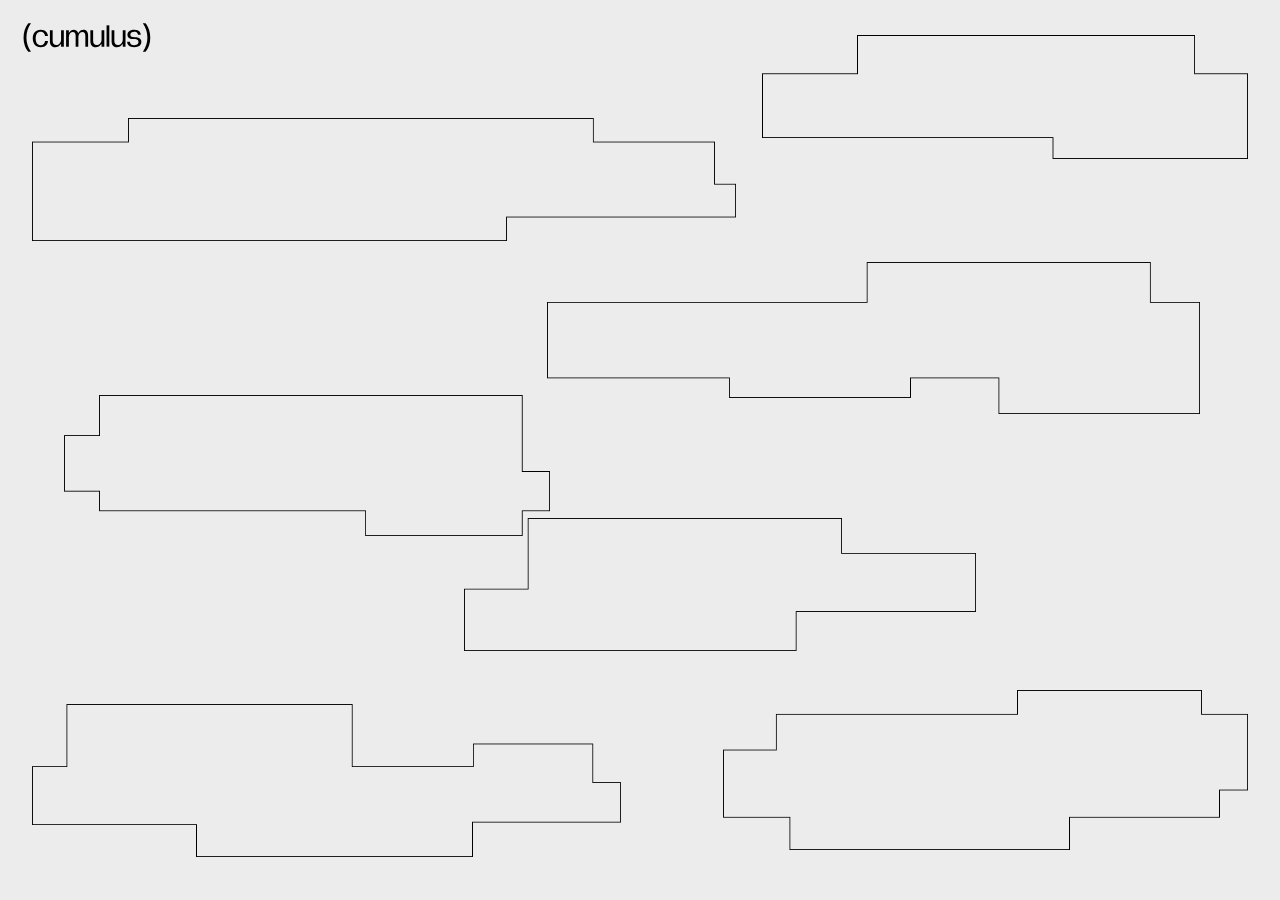
<file: index.html>
<!DOCTYPE html>
<html lang="en" dir="ltr">
  <head>
    <meta charset="utf-8">
    <title>Cumulus</title>
    <script src="https://ajax.googleapis.com/ajax/libs/jquery/3.5.1/jquery.min.js"></script>
    <link rel="stylesheet" href="./css/main.css">
    <link rel="stylesheet" href="./css/layout.css">
    <style media="screen">
      #r1-test {
        transition: transform 0.23s;
        position: absolute;
        pointer-events: none;
      }

    </style>
  </head>
  <body>
    <section class="main content">
      <a href="https://tuaift.github.io/m4_cumulus/"><img class="logo" src="./img/logo.svg" alt=""></a>

      <div class="cloud-container">
        <div class="cl-link r1">
          <a href="https://tuaift.github.io/m4_cumulus/desc.html"><img class="cl-i" id="r1" src="./img/main_cl/r1.png" alt=""></a>
        </div>
        <!-- <div id="r1-test" style="display: none;">
          <img class="cursor-test r1-test" src="./img/cursor/cursor-opr.png" alt="">
        </div> -->
        <div class="cl-link r2">
          <img class="cl-i" id="r2" src="./img/main_cl/r2.png" alt="">
        </div>
        <div class="cl-link r3">
          <a href="https://tuaift.github.io/m3_eye/"><img class="cl-i" id="r3" src="./img/main_cl/r3.png" alt=""></a>
        </div>
        <div class="cl-link r4">
          <img class="cl-i" id="r4" src="./img/main_cl/r4.png" alt="">
        </div>
        <div class="cl-link l1">
          <a href="https://tuaift.github.io/m4_cumulus/research.html"><img class="cl-i" id="l1" src="./img/main_cl/l1.png" alt=""></a>
        </div>
        <div class="cl-link l2">
          <a href="https://tuaift.github.io/m3_eye/"><img class="cl-i" id="l2" src="./img/main_cl/l2.png" alt=""></a>
        </div>
        <div class="cl-link l3">
          <img class="cl-i" id="l3" src="./img/main_cl/l3.png" alt="">
        </div>
      </div>
    </section>
    <script type="text/javascript">

      $(document).ready(function(){
        $("#r2").hover(function(){
          $(this).attr('src','./img/main_cl/r2-hover.png');
          $('.r2').css({
            "width": "calc(51% + 85px)",
            "right": "calc(5em - 40px)",
            "top": "calc(14.2em - 42px)",
          });
          },
          function(){
          $(this).attr('src','./img/main_cl/r2.png');
          $('.r2').css({
            "width": "51%",
            "right": "5em",
            "top": "14.2em",
          });
        });
      });

      $("#r1").hover(function(){
        $(this).attr('src','./img/main_cl/r1-hover.png');
        $('.r1').css({
          "width": "calc(38% + 68px)",
          "right": "calc(2em - 26px)",
          "top": "-42px",
        });
        },
        function(){
        $(this).attr('src','./img/main_cl/r1.png');
        $('.r1').css({
          "width": "38%",
          "right": "2em",
          "top": "0",
        });
      });

      $("#l1").hover(function(){
        $(this).attr('src','./img/main_cl/l1-hover.png');
        $('.l1').css({
          "width": "calc(55% + 64px)",
          "left": "calc(2em - 26px)",
          "top": "2.6em",
        });
        },
        function(){
        $(this).attr('src','./img/main_cl/l1.png');
        $('.l1').css({
          "width": "55%",
          "left": "2em",
          "top": "5.2em",
        });
      });

      $("#l2").hover(function(){
        $(this).attr('src','./img/main_cl/l2-hover.png');
        $('.l2').css({
          "width": "calc(38% + 78px)",
          "left": "calc(4em - 39.5px)",
          "top": "20.15em",
        });
        },
        function(){
        $(this).attr('src','./img/main_cl/l2.png');
        $('.l2').css({
          "width": "38%",
          "left": "4em",
          "top": "22.5em",
        });
      });

      $("#r3").hover(function(){
        $(this).attr('src','./img/main_cl/r3-hover.png');
        $('.r3').css({
          "width": "calc(40% + 77px)",
          "right": "calc(19em - 41px)",
          "top": "28em",
        });
        },
        function(){
        $(this).attr('src','./img/main_cl/r3.png');
        $('.r3').css({
          "width": "40%",
          "right": "19em",
          "top": "30.2em",
        });
      });

      // $(".r2").hover(function() {
      //   $(this).css('cursor','pointer');
      // }, function() {
      //     $(this).css('cursor','auto');
      // });

    </script>
  </body>
</html>
</file>
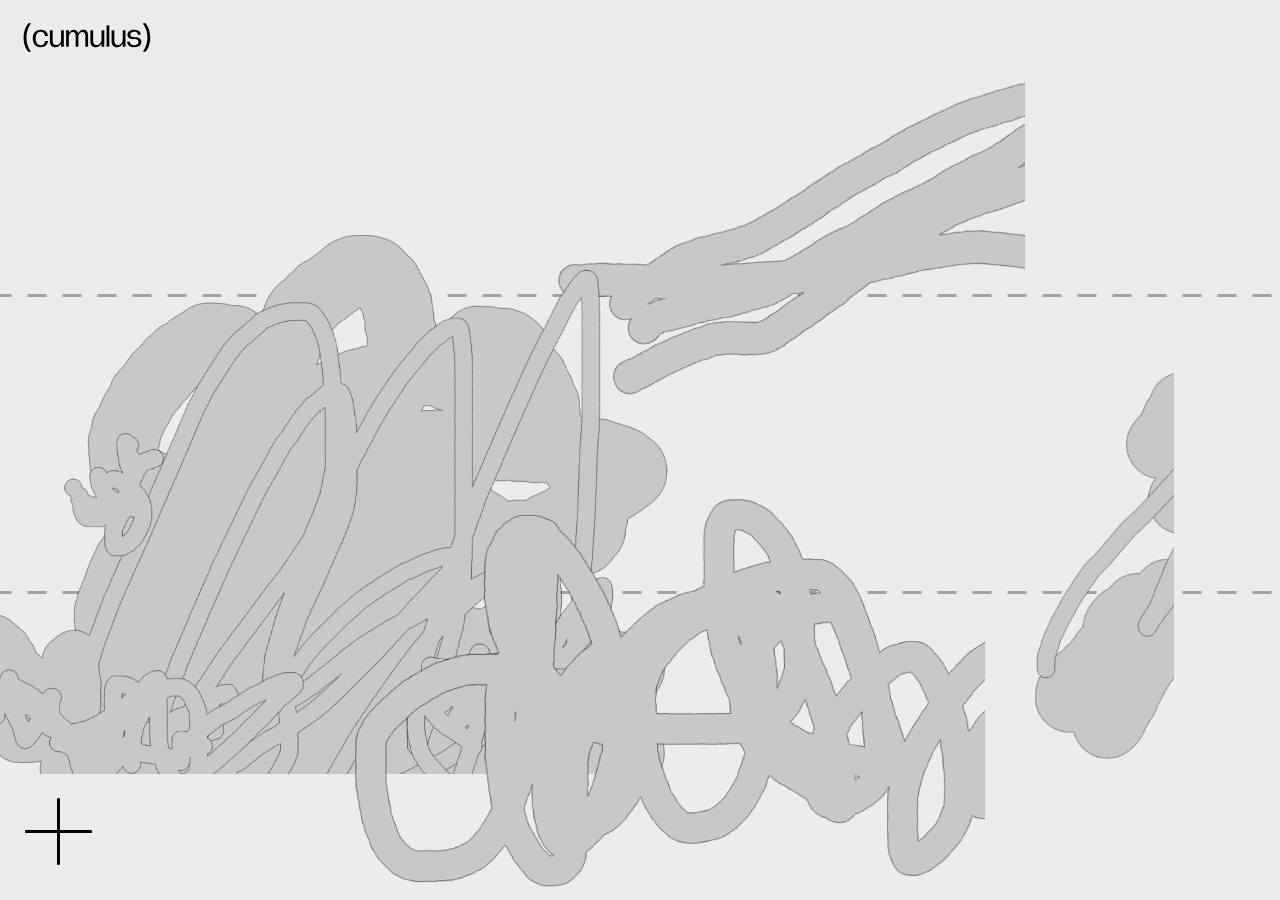
<file: classification.html>
<!DOCTYPE html>
<html lang="en" dir="ltr">
  <head>
    <meta charset="utf-8">
    <title>Cumulus — Схема</title>
    <script src="https://ajax.googleapis.com/ajax/libs/jquery/3.5.1/jquery.min.js"></script>
    <link rel="stylesheet" href="./css/main.css">
    <link rel="stylesheet" href="./css/layout.css">
    <style media="screen">

      ::-webkit-scrollbar {
        width: 1px;
        height: 1px;
      }

      ::-webkit-scrollbar-button {
        width: 1px;
        height: 1px;
      }

      div {
        box-sizing: border-box;
      }

      .horizontal-scroll-wrapper {
        position: fixed;
        display: block;
        left: 0;
        width: calc(50vh - 5px);
        max-height: 100vw;
        margin: 0;
        padding-top: 1px;
        /* background: #111; */
        overflow-y: auto;
        overflow-x: hidden;
        transform: rotate(-90deg) translateY(-700px);
        transform-origin: right top;
        cursor: url("./img/cursor/point.png"), auto;
      }

      #s1 {
        top: 0;
        max-height: 100vw;
        transform: rotate(-90deg) translateY(-700px);
      }

      #s2 {
        top: 20vh;
        width: 66vh;
      }

      #s3 {
        top: 50vh;
        transform: rotate(-90deg) translateY(-740px);
      }

      .horizontal-scroll-wrapper > div {
        display: block;
        padding: 5px;
        transform: rotate(90deg);
        transform-origin: right top;
      }


      .squares {
    	  padding: 250px 0 0 0;
    	}

    	.squares > div {
    	  width: 250px;
    	  height: 250px;
    	  margin: 10px 0;
    	}

      #l1-c1 {
        margin-top: 60vw;
        margin-left: 16vw;
      }

      .shlep img {
        width: 300%;
      }

      #l1-c2 {
        margin-top: 60vw;
        margin-left: 9vw;
      }

      #l2-c1 {
        margin-top: 4vw;
        margin-left: 23vw;
      }

      #l2-c2 {
        margin-top: 65vw;
        margin-left: 14vw;
      }

      #l3-c1 {
        margin-top: 50vw;
        margin-left: 12vw;
      }

      #l3-c2 {
        margin-top: 50vw;
        margin-left: 3vw;
      }

      .logo {
        position: absolute;
      }

      .dashed-line {
        position: absolute;
        z-index: -1;
        display: block;
        width: 100vw;
        height: 33vh;
        background-image: linear-gradient(to right, #a4a4a4 55%, rgba(255,255,255,0) 0%);
        background-position: bottom;
        background-size: 35px 3px;
        background-repeat: repeat-x;
      }

      .bottom {
        height: 66vh;
      }

    </style>
  </head>
  <body>
    <a href="https://tuaift.github.io/m4_cumulus/"><img class="logo" src="./img/logo.svg" alt=""></a>

    <div class="dashed-line top"></div>
    <div class="dashed-line bottom"></div>

    <div class="horizontal-scroll-wrapper squares" id="s1">
  	  <div class="shlep" id="l1-c1">
        <img src="./img/class-clouds/l1-c1.png" alt="">
      </div>
  	  <div class="shlep" id="l1-c2">
        <img src="./img/class-clouds/l1-c2.png" alt="">
      </div>
  	</div>
  	<div class="horizontal-scroll-wrapper squares" id="s2">
  	  <div class="shlep" id="l2-c1">
        <img src="./img/class-clouds/l2-c1.png" alt="">
      </div>
  	  <div class="shlep" id="l2-c2">
        <img src="./img/class-clouds/l2-c2.png" alt="">
      </div>
  	</div>
  	<div class="horizontal-scroll-wrapper squares" id="s3">
  	  <div class="shlep" id="l3-c1">
        <img src="./img/class-clouds/l3-c1.png" alt="">
      </div>
  	  <div class="shlep" id="l3-c2">
        <img src="./img/class-clouds/l3-c2.png" alt="">
      </div>
  	</div>


    <div class="menu">
      <img  id="btn" class="menu-button menu-button-closed" src="./img/menu-closed-b.svg" alt="">
      <div class="menu-active">
        <div class="menu-el menu-1">
          <a href="https://tuaift.github.io/m4_cumulus/desc.html">о проекте</a>
          <a class="current-page" href="#">исследование</a>
        </div>
        <div class="menu-el menu-2">
          <a href="#">конструктор</a>
          <a href="https://tuaift.github.io/m3_eye/">работы студии</a>
        </div>
        <div class="menu-el menu-3">
          <a href="#">мерч</a>
        </div>
      </div>
    </div>
    <script type="text/javascript">


      $(document).ready(function(){
        $(".menu-button").click(function() {
          if ($('.menu-active').is(':visible')) {
            $('.menu-active').fadeOut(200, function () {
                $('.menu-active').animate({
                    'width': 'hide'
                }, 200);
            });
        } else {
          setTimeout(function() {
            $('.menu-active').css('display', 'flex');
        }, 100);
      };
        });
      });

      $("#btn").click(function() {
        $(this).toggleClass("rot");
      });


    </script>
  </body>
</html>
</file>
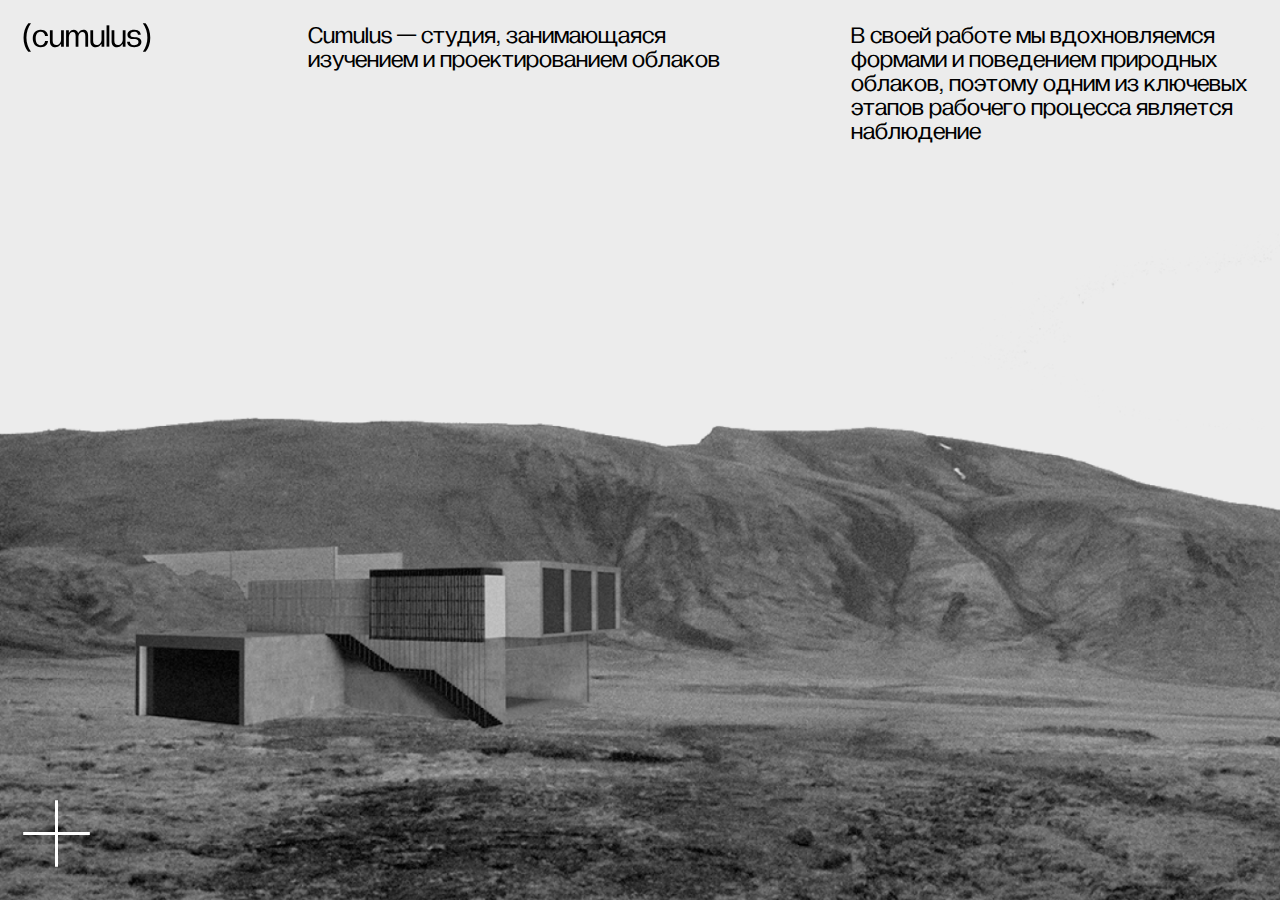
<file: desc.html>
<!DOCTYPE html>
<html lang="en" dir="ltr">
  <head>
    <meta charset="utf-8">
    <title>Cumulus — О проекте</title>
    <script src="https://ajax.googleapis.com/ajax/libs/jquery/3.5.1/jquery.min.js"></script>
    <link rel="stylesheet" href="./css/main.css">
    <link rel="stylesheet" href="./css/layout.css">
    <style media="screen">
      body {
        background-image: url('./img/desc_bg.png');
        background-size: cover;
      }

      p {
        font-size: 24px;
      }

      .about {
        display: inline-block;
        position: absolute;
        max-width: 423px;
        right: calc(2em + 517px);
      }

      .about-2 {
        max-width: 397px;
        right: 2em;
      }

      a {
        color: #fff;
      }

      .menu-el a:hover {
        color: white;
        text-shadow: white 0 0 10px;
      }



    </style>
  </head>
  <body>
    <a href="https://tuaift.github.io/m4_cumulus/"><img class="logo" src="./img/logo.svg" alt=""></a>
    <div class="about about-1">
      <p>Cumulus — студия, занимающаяся изучением и проектированием облаков</p>
    </div>
    <div class="about about-2">
      <p>В своей работе мы вдохновляемся формами и поведением природных облаков, поэтому одним из ключевых этапов рабочего процесса является наблюдение </p>
    </div>
    <div class="menu">
      <img  id="btn" class="menu-button menu-button-closed" src="./img/btn-white.svg" alt="">
      <div class="menu-active">
        <div class="menu-el menu-1">
          <a class="current-page" href="https://tuaift.github.io/m4_cumulus/desc.html">о проекте</a>
          <a href="#">исследование</a>
        </div>
        <div class="menu-el menu-2">
          <a href="#">конструктор</a>
          <a href="https://tuaift.github.io/m3_eye/">работы студии</a>
        </div>
        <div class="menu-el menu-3">
          <a href="#">мерч</a>
        </div>
      </div>
    </div>
    <script type="text/javascript">

      $(document).ready(function(){
        $(".menu-button").click(function() {
          if ($('.menu-active').is(':visible')) {
            $('.menu-active').fadeOut(200, function () {
                $('.menu-active').animate({
                    'width': 'hide'
                }, 200);
            });
        } else {
          setTimeout(function() {
            $('.menu-active').css('display', 'flex');
        }, 100);
      };
        });
      });

      $("#btn").click(function() {
        $(this).toggleClass("rot");
      });


    </script>
  </body>
</html>
</file>
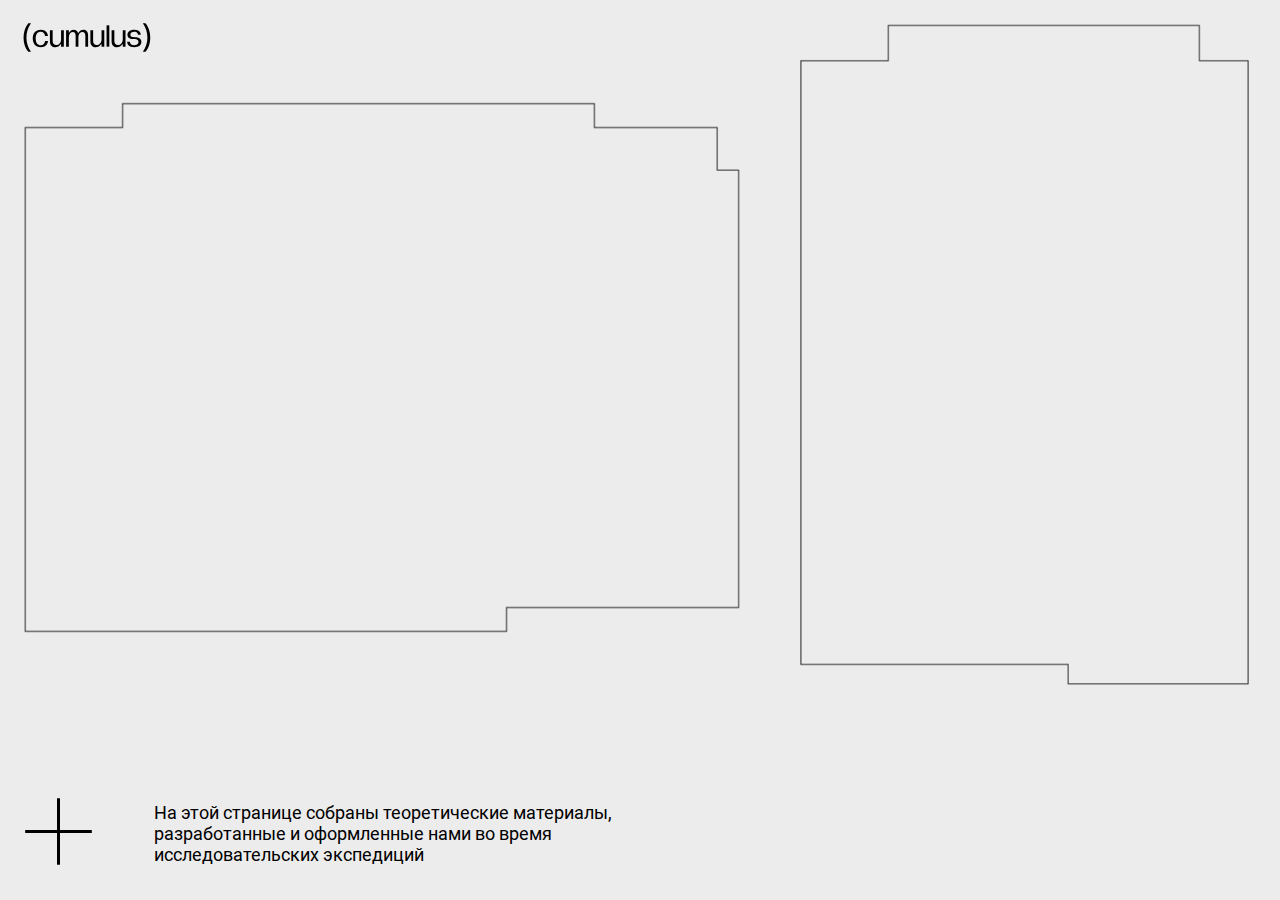
<file: research.html>
<!DOCTYPE html>
<html lang="en" dir="ltr">
  <head>
    <meta charset="utf-8">
    <title>Cumulus — Исследование</title>
    <script src="https://ajax.googleapis.com/ajax/libs/jquery/3.5.1/jquery.min.js"></script>
    <link rel="stylesheet" href="./css/main.css">
    <link rel="stylesheet" href="./css/layout.css">
    <style media="screen">
      .res-container {
        display: flex;
        position: absolute;
        /* justify-content: center; */
        top: 32px;
        width: 100%;
        height: calc(100% - 32px);
      }

      .res-cl {
        position: relative;
        width: 100%;
      }

      #res-l {
        margin-top: 40px;
        margin-left: -8px;
        cursor: url("./img/cursor/point.png"), auto;
      }

      #res-r {
        margin-top: -20px;
        width: 98%;
        cursor: url("./img/cursor/point.png"), auto;
      }

      .menu-comment {
        display: block;
        font-family: 'Roboto';
        max-width: 510px;
        align-self: center;
        margin-left: 60px;
      }

      .comm {
        font-size: 18px;
      }



    </style>
  </head>
  <body>
    <a href="https://tuaift.github.io/m4_cumulus/"><img class="logo" src="./img/logo.svg" alt=""></a>

    <div class="res-container">
      <a href="https://tuaift.github.io/hse_css_animation/"><img class="res-cl" id="res-l" src="./img/research/res-l.png" alt=""></a>
      <a href="https://tuaift.github.io/m4_cumulus/classification.html"><img class="res-cl" id="res-r" src="./img/research/res-r.png" alt=""></a>
    </div>

    <div class="menu">
      <img  id="btn" class="menu-button menu-button-closed" src="./img/menu-closed-b.svg" alt="">
      <div class="menu-comment">
        <p class="comm">На этой странице собраны теоретические материалы, разработанные и оформленные нами во время исследовательских экспедиций</p>
      </div>
      <div class="menu-active">
        <div class="menu-el menu-1">
          <a href="https://tuaift.github.io/m4_cumulus/desc.html">о проекте</a>
          <a class="current-page" href="#">исследование</a>
        </div>
        <div class="menu-el menu-2">
          <a href="#">конструктор</a>
          <a href="https://tuaift.github.io/m3_eye/">работы студии</a>
        </div>
        <div class="menu-el menu-3">
          <a href="#">мерч</a>
        </div>
      </div>
    </div>
    <script type="text/javascript">

      $(document).ready(function(){
        $("#res-l").hover(function(){
          $(this).attr('src','./img/research/res-l-hover.png');
          }, function(){
          $(this).attr('src','./img/research/res-l.png');
        });
      });

      $(document).ready(function(){
        $("#res-r").hover(function(){
          $(this).attr('src','./img/research/res-r-hover.png');
          }, function(){
          $(this).attr('src','./img/research/res-r.png');
        });
      });


      $(document).ready(function(){
        $(".menu-button").click(function() {
          if ($('.menu-active').is(':visible')) {
            $('.menu-active').fadeOut(200, function () {
                $('.menu-active').animate({
                    'width': 'hide'
                }, 200);
            });
        } else {
          setTimeout(function() {
            $('.menu-comment').css('display', 'none');
            $('.menu-active').css('display', 'flex');
        }, 100);
      };
        });
      });

      $("#btn").click(function() {
        $(this).toggleClass("rot");
      });


    </script>
  </body>
</html>
</file>
<file: css/main.css>
* {
  box-sizing: border-box;
}

@font-face {
  font-family: 'Gramatika-Reg';
  src: url('../fonts/Gramatika-Regular.otf');
}

@font-face {
  font-family: 'Gramatika-Sl';
  src: url('../fonts/Gramatika-Slanted.otf');
}

@font-face {
  font-family: 'Roboto';
  src: url('../fonts/Roboto-Regular.ttf');
}

body {
  margin: 0;
  padding: 0;
  position: relative;
  background-color: #ececec;
  font-family: "Gramatika-Reg";
  /* background-image: url('../img/main-bg.png');
  background-size: cover;
  opacity: 30%; */
}

body, html {
  height: 100%;
}

a, p {
  text-decoration: none;
  color: #000;
  font-size: 43px;
}

/* menu */

.menu {
  display: flex;
  position: absolute;
  width: 100%;
  /* background-color: green; */
  bottom: 10px;
}

.menu-button {
  display: block;
  margin: 20px 0px 23px 23px;
}

.menu-active {
  display: none;
  margin-left: 60px;
  /* flex-direction: row; */
}

.menu-el {
  display: flex;
  flex-direction: column;
  margin-right: 185px;
  align-self: center;
}

.menu-el a:hover {
  color: #a4a4a4;
}

.menu-3 {
  align-self: flex-end;
  margin-bottom: 15px;
}

.rot {
  -ms-transform: rotate(45deg);
  -webkit-transform: rotate(45deg);
  transform: rotate(45deg);
}

#btn {
  -webkit-transition: transform .2s ease-in-out;
  transition: transform .2s ease-in-out;
}

.current-page {
  font-family: 'Gramatika-Sl';
}
</file>
<file: css/layout.css>
.logo {
  margin: 23px;
  width: 10%;
}

.cloud-container {
  display: flex;
  position: absolute;
  top: 35px;
  left: 0;
  margin-right: 20px;
  width: 100%;
  height: calc(100% - 35px);
}

.cl-link {
  position: absolute;
}

.cl-i {
  display: block;
  width: 100%;
}

.r1 {
  right: 2em;
  width: 38%;
}

.r2 {
  top: 14.2em;
  right: 5em;
  width: 51%;
}

.r3 {
  top: 30.2em;
  right: 19em;
  width: 40%;
}

.r4 {
  bottom: 50px;
  right: 2em;
  width: 41%;
}

.l1 {
  top: 5.2em;
  left: 2em;
  width: 55%;
}

.l2 {
  top: 22.5em;
  left: 4em;
  width: 38%;
}

.l3 {
  top: 41.8em;
  left: 2em;
  width: 46%;
}

#r1 {
    cursor: url("../img/cursor/point.png"), auto;
}

#r2 {
    cursor: url("../img/cursor/cursor-merch.png"), auto;
}

#r3 {
    cursor: url("../img/cursor/point.png"), auto;
}

#r4 {
    cursor: url("../img/cursor/point.png"), auto;
}

#l1 {
    cursor: url("../img/cursor/point.png"), auto;
}

#l2 {
    cursor: url("../img/cursor/point.png"), auto;
}

#l3 {
    cursor: url("../img/cursor/point.png"), auto;
}
</file>
